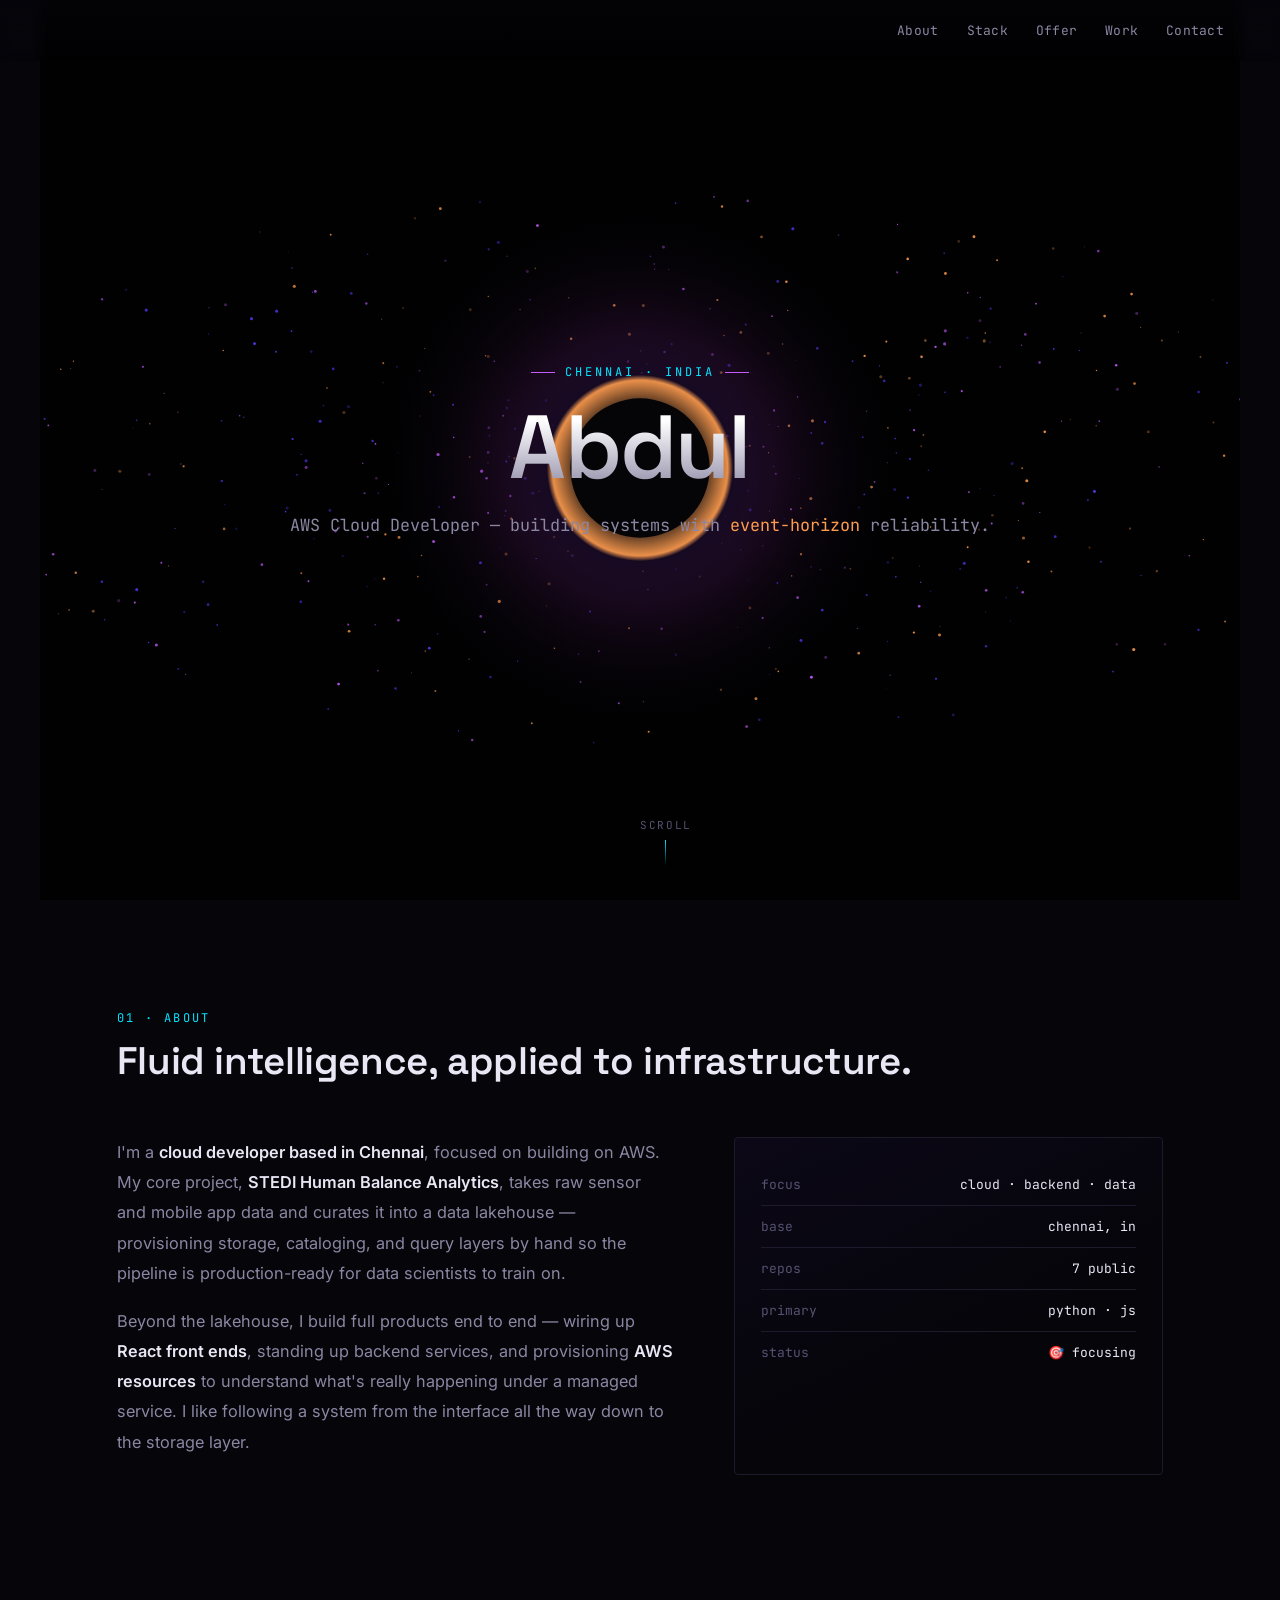
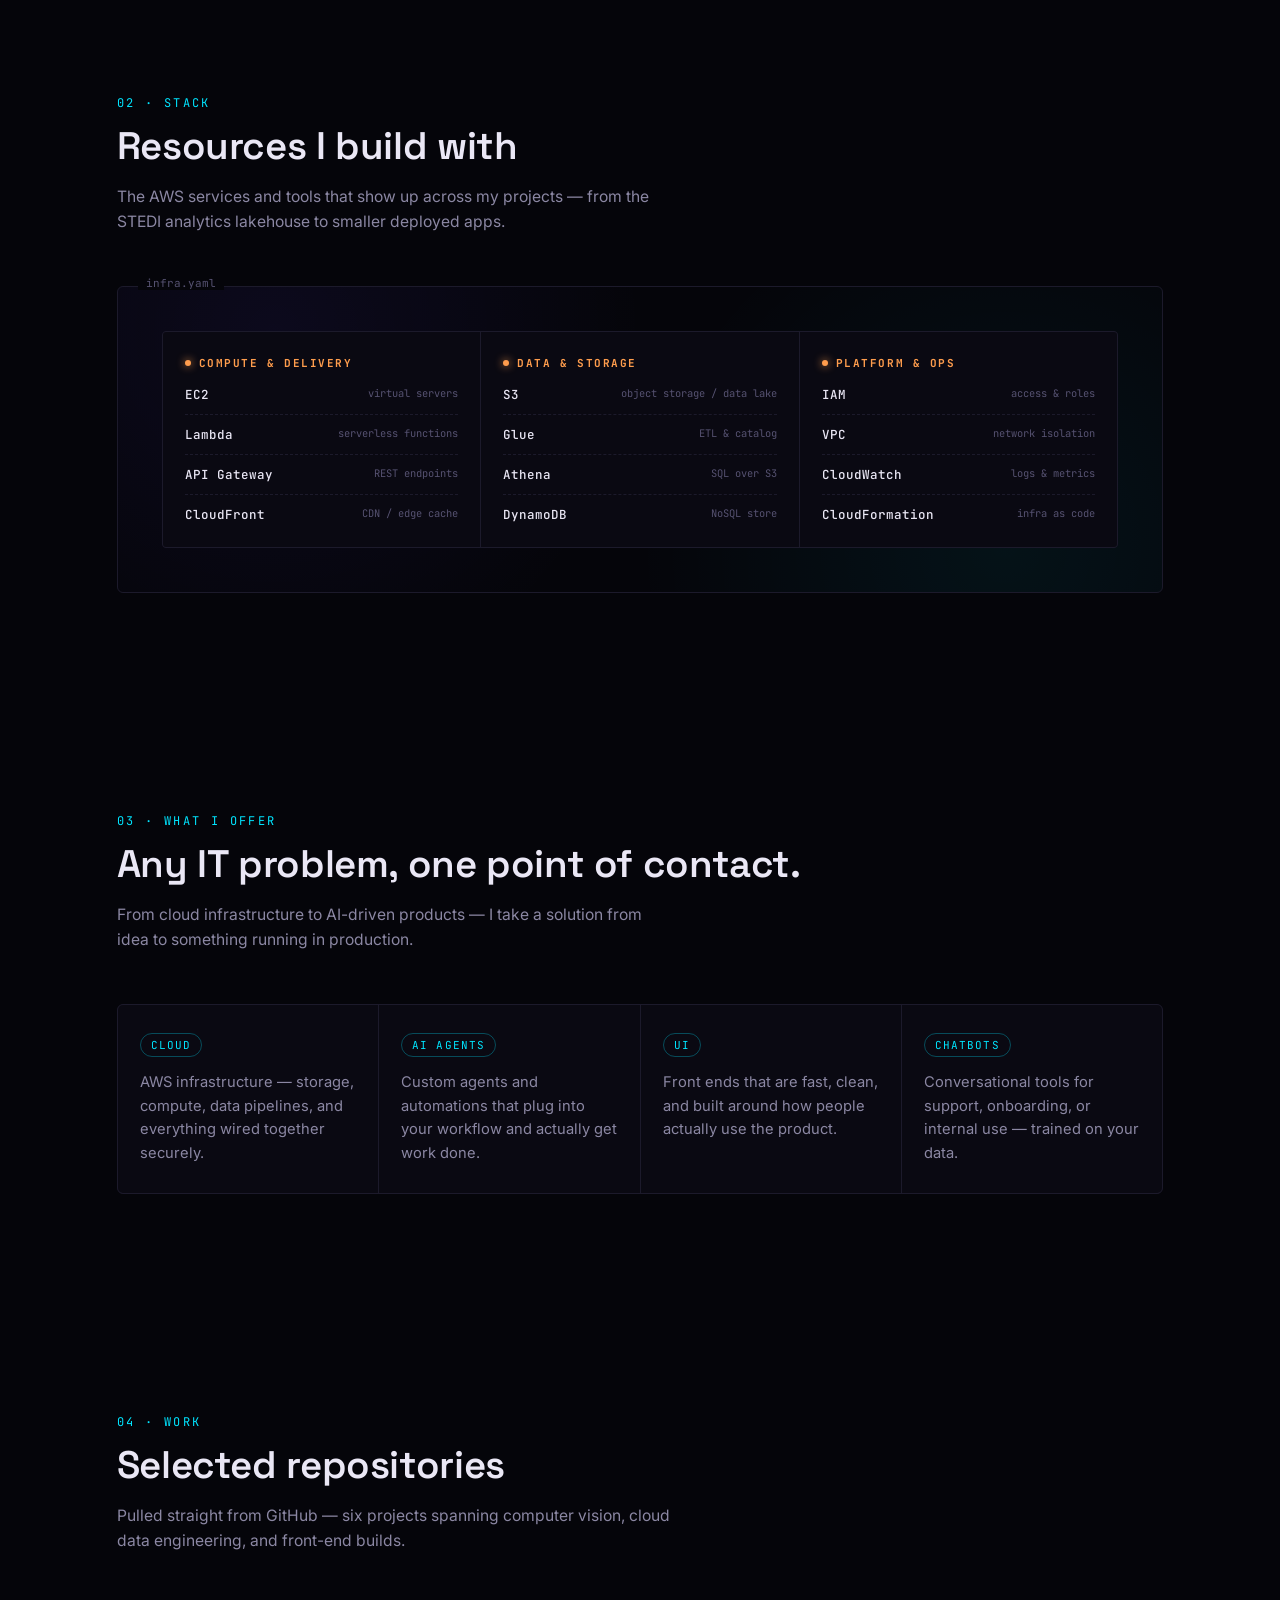
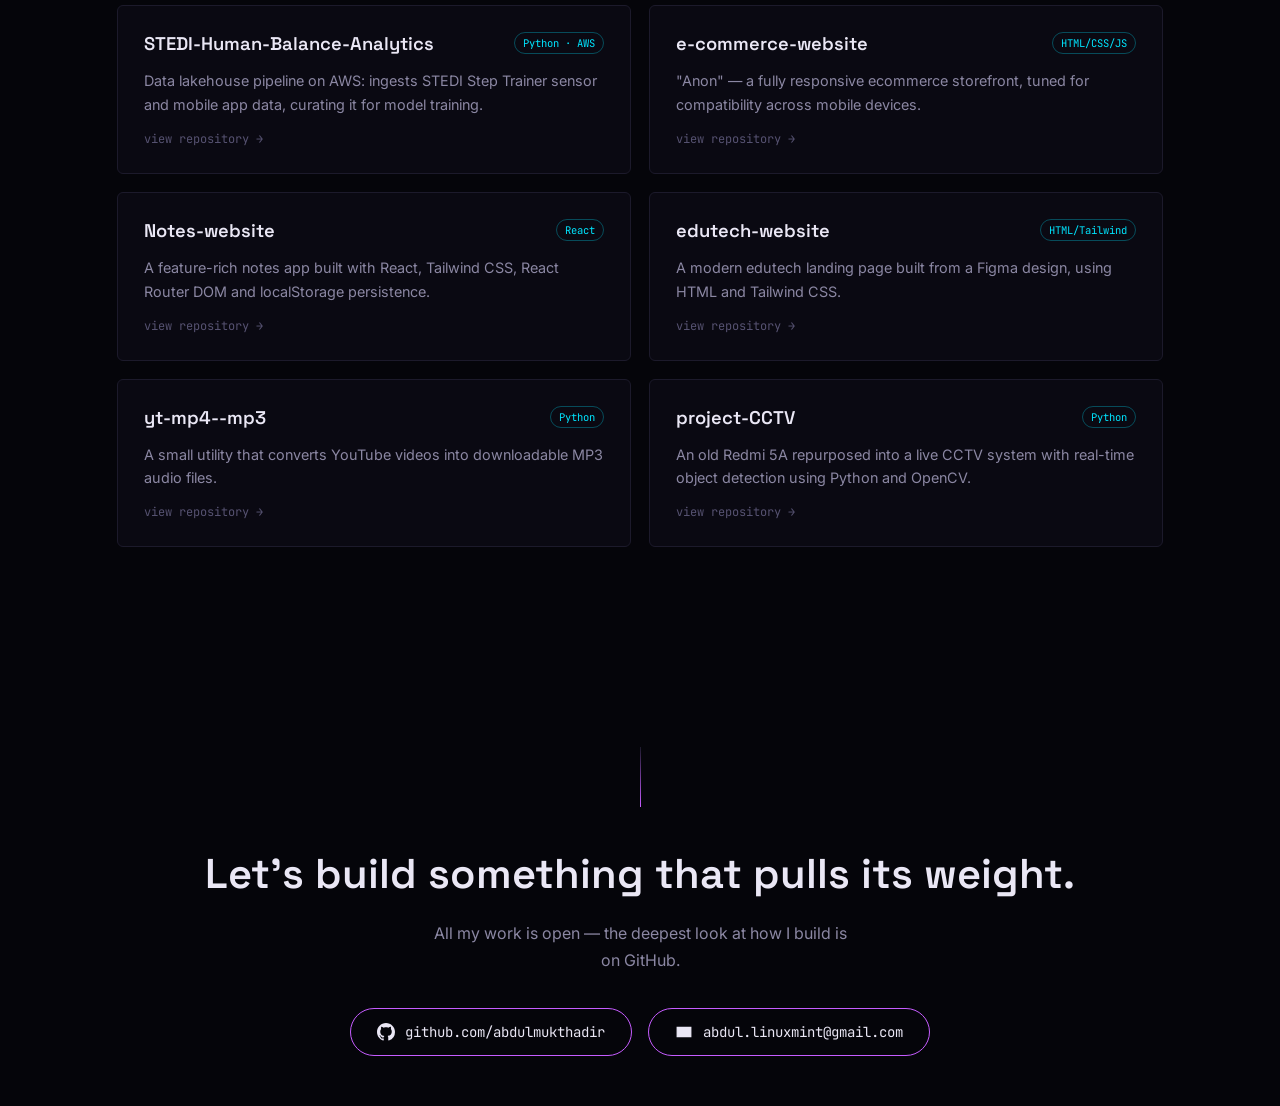
<file: index.html>
<!DOCTYPE html>
<html lang="en">
<head>
<meta charset="UTF-8">
<meta name="viewport" content="width=device-width, initial-scale=1.0">
<title>Abdul Mukthadir — Cloud Developer</title>
<link rel="preconnect" href="https://fonts.googleapis.com">
<link rel="preconnect" href="https://fonts.gstatic.com" crossorigin>
<link href="https://fonts.googleapis.com/css2?family=Space+Grotesk:wght@500;600;700&family=Inter:wght@400;500;600&family=JetBrains+Mono:wght@400;500&display=swap" rel="stylesheet">
<link rel="stylesheet" href="style.css">
</head>
<body>

<nav>
  <ul class="nav-links">
    <li><a href="#about">About</a></li>
    <li><a href="#stack">Stack</a></li>
    <li><a href="#offer">Offer</a></li>
    <li><a href="#work">Work</a></li>
    <li><a href="#contact">Contact</a></li>
  </ul>
</nav>

<section class="hero">
  <canvas id="bh-canvas"></canvas>
  <div class="hero-content">
    <div class="eyebrow">CHENNAI · INDIA</div>
    <h1>Abdul&nbsp;</h1>
    <p class="tag">AWS Cloud Developer — building systems with <em>event-horizon</em> reliability.</p>
  </div>
  <div class="scroll-cue"><span>SCROLL</span><span class="line"></span></div>
</section>

<section id="about">
  <div class="section-head">
    <span class="idx">01 · ABOUT</span>
    <h2>Fluid intelligence, applied to infrastructure.</h2>
  </div>
  <div class="about-grid">
    <div class="about-text">
      <p>I'm a <strong>cloud developer based in Chennai</strong>, focused on building on AWS. My core project, <strong>STEDI Human Balance Analytics</strong>, takes raw sensor and mobile app data and curates it into a data lakehouse — provisioning storage, cataloging, and query layers by hand so the pipeline is production-ready for data scientists to train on.</p>
      <p>Beyond the lakehouse, I build full products end to end — wiring up <strong>React front ends</strong>, standing up backend services, and provisioning <strong>AWS resources</strong> to understand what's really happening under a managed service. I like following a system from the interface all the way down to the storage layer.</p>
    </div>
    <div class="stat-panel">
      <div class="row"><span>focus</span><span>cloud · backend · data</span></div>
      <div class="row"><span>base</span><span>chennai, in</span></div>
      <div class="row"><span>repos</span><span>7 public</span></div>
      <div class="row"><span>primary</span><span>python · js</span></div>
      <div class="row"><span>status</span><span>🎯 focusing</span></div>
    </div>
  </div>
</section>

<section id="stack">
  <div class="section-head">
    <span class="idx">02 · STACK</span>
    <h2>Resources I build with</h2>
    <p>The AWS services and tools that show up across my projects — from the STEDI analytics lakehouse to smaller deployed apps.</p>
  </div>
  <div class="arch-frame">
    <div class="arch-groups">
      <div class="arch-group">
        <h3>Compute &amp; Delivery</h3>
        <ul>
          <li><b>EC2</b><small>virtual servers</small></li>
          <li><b>Lambda</b><small>serverless functions</small></li>
          <li><b>API Gateway</b><small>REST endpoints</small></li>
          <li><b>CloudFront</b><small>CDN / edge cache</small></li>
        </ul>
      </div>
      <div class="arch-group">
        <h3>Data &amp; Storage</h3>
        <ul>
          <li><b>S3</b><small>object storage / data lake</small></li>
          <li><b>Glue</b><small>ETL &amp; catalog</small></li>
          <li><b>Athena</b><small>SQL over S3</small></li>
          <li><b>DynamoDB</b><small>NoSQL store</small></li>
        </ul>
      </div>
      <div class="arch-group">
        <h3>Platform &amp; Ops</h3>
        <ul>
          <li><b>IAM</b><small>access &amp; roles</small></li>
          <li><b>VPC</b><small>network isolation</small></li>
          <li><b>CloudWatch</b><small>logs &amp; metrics</small></li>
          <li><b>CloudFormation</b><small>infra as code</small></li>
        </ul>
      </div>
    </div>
  </div>
</section>

<section id="offer">
  <div class="section-head">
    <span class="idx">03 · WHAT I OFFER</span>
    <h2>Any IT problem, one point of contact.</h2>
    <p>From cloud infrastructure to AI-driven products — I take a solution from idea to something running in production.</p>
  </div>
  <div class="offer-grid">
    <div class="offer-card">
      <span class="offer-tag">Cloud</span>
      <p>AWS infrastructure — storage, compute, data pipelines, and everything wired together securely.</p>
    </div>
    <div class="offer-card">
      <span class="offer-tag">AI Agents</span>
      <p>Custom agents and automations that plug into your workflow and actually get work done.</p>
    </div>
    <div class="offer-card">
      <span class="offer-tag">UI</span>
      <p>Front ends that are fast, clean, and built around how people actually use the product.</p>
    </div>
    <div class="offer-card">
      <span class="offer-tag">Chatbots</span>
      <p>Conversational tools for support, onboarding, or internal use — trained on your data.</p>
    </div>
  </div>
</section>

<section id="work">
  <div class="section-head">
    <span class="idx">04 · WORK</span>
    <h2>Selected repositories</h2>
    <p>Pulled straight from GitHub — six projects spanning computer vision, cloud data engineering, and front-end builds.</p>
  </div>
  <div class="proj-grid" id="proj-grid"></div>
</section>

<footer id="contact">
  <div class="orbit-line"></div>
  <h2>Let's build something that pulls its weight.</h2>
  <p>All my work is open — the deepest look at how I build is on GitHub.</p>
  <div class="contact-links">
    <a class="gh-btn" href="https://github.com/abdulmukthadir" target="_blank" rel="noopener">
      <svg viewBox="0 0 16 16"><path d="M8 0C3.58 0 0 3.58 0 8c0 3.54 2.29 6.53 5.47 7.59.4.07.55-.17.55-.38 0-.19-.01-.82-.01-1.49-2.01.37-2.53-.49-2.69-.94-.09-.23-.48-.94-.82-1.13-.28-.15-.68-.52-.01-.53.63-.01 1.08.58 1.23.82.72 1.21 1.87.87 2.33.66.07-.52.28-.87.51-1.07-1.78-.2-3.64-.89-3.64-3.95 0-.87.31-1.59.82-2.15-.08-.2-.36-1.02.08-2.12 0 0 .67-.21 2.2.82.64-.18 1.32-.27 2-.27.68 0 1.36.09 2 .27 1.53-1.04 2.2-.82 2.2-.82.44 1.1.16 1.92.08 2.12.51.56.82 1.27.82 2.15 0 3.07-1.87 3.75-3.65 3.95.29.25.54.73.54 1.48 0 1.07-.01 1.93-.01 2.2 0 .21.15.46.55.38A8.01 8.01 0 0 0 16 8c0-4.42-3.58-8-8-8Z"/></svg>
      github.com/abdulmukthadir
    </a>
    <a class="gh-btn" href="mailto:abdul.linuxmint@gmail.com">
      <svg viewBox="0 0 24 24" fill="none" stroke="currentColor" stroke-width="1.8"><path d="M3 6h18v12H3z"/><path d="M3 7l9 6 9-6"/></svg>
      abdul.linuxmint@gmail.com
    </a>
  </div>
</footer>

<script src="script.js"></script>

</body>
</html>
</file>
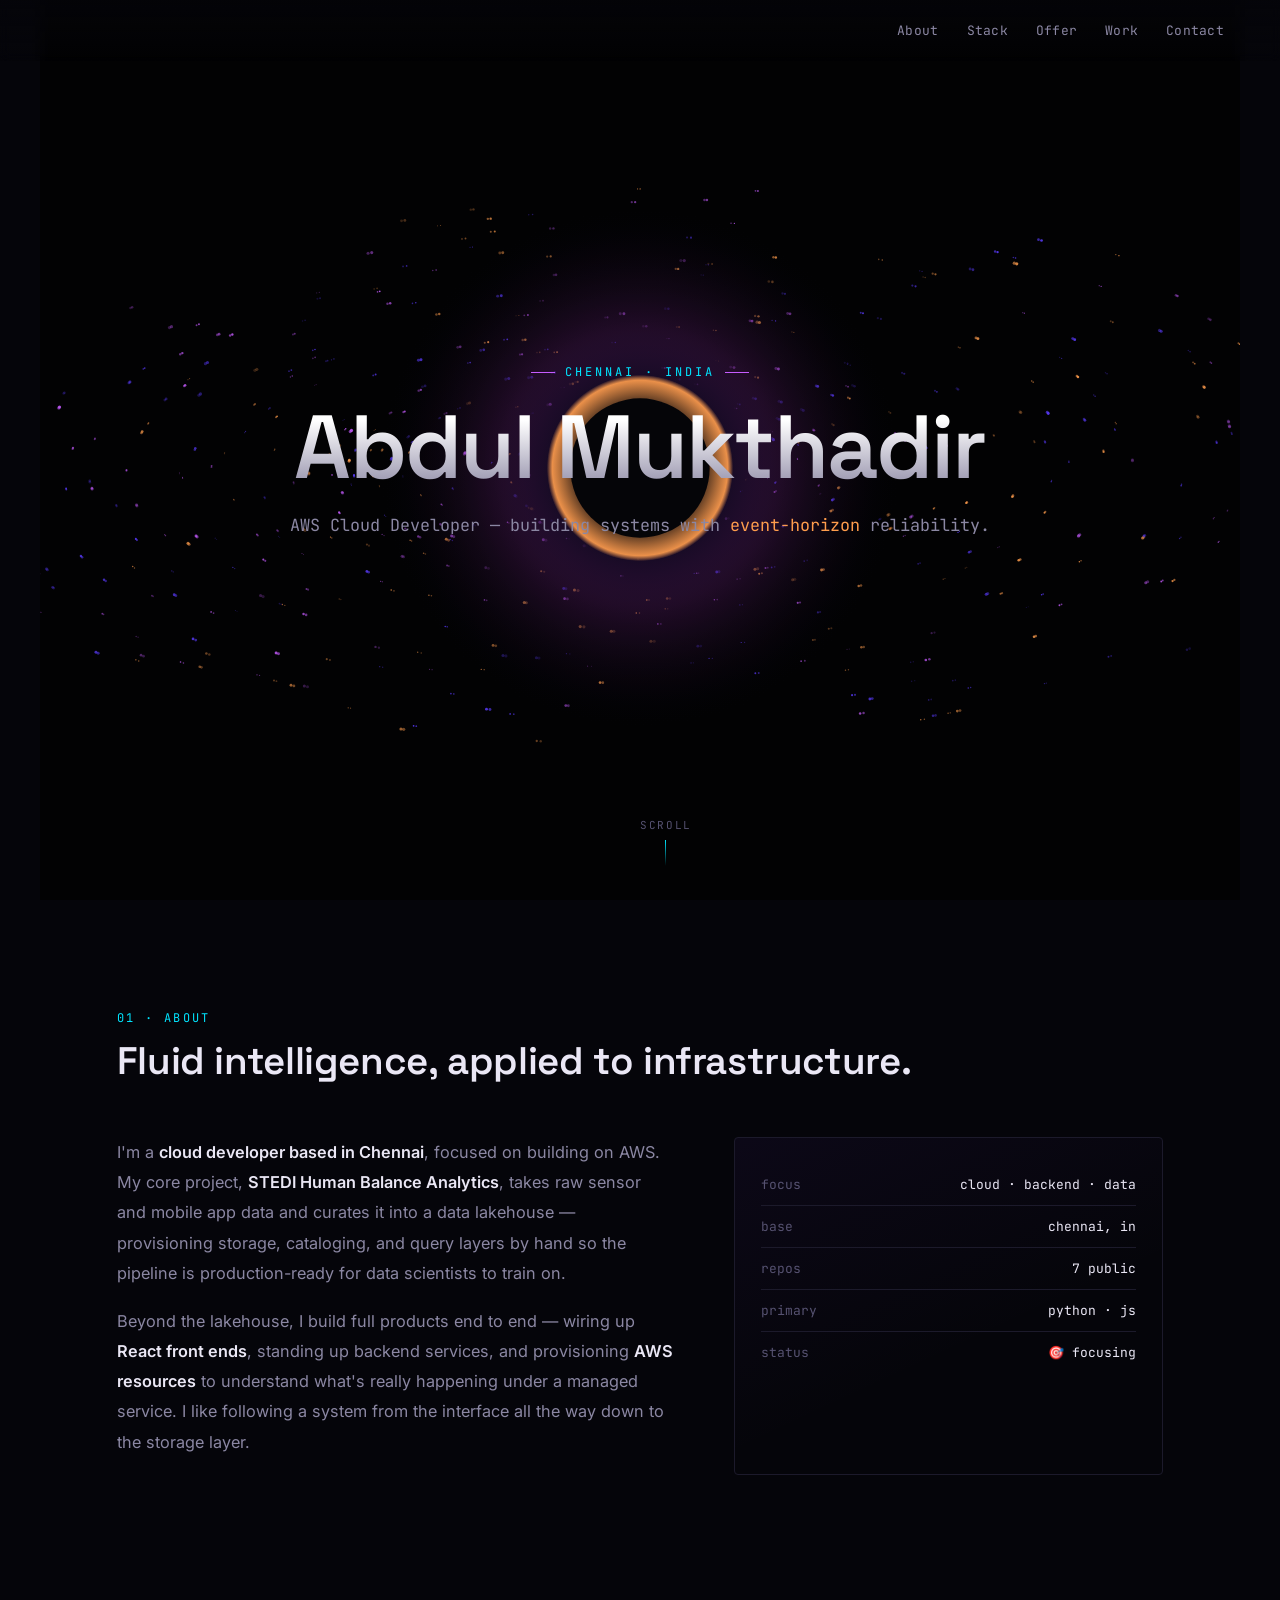
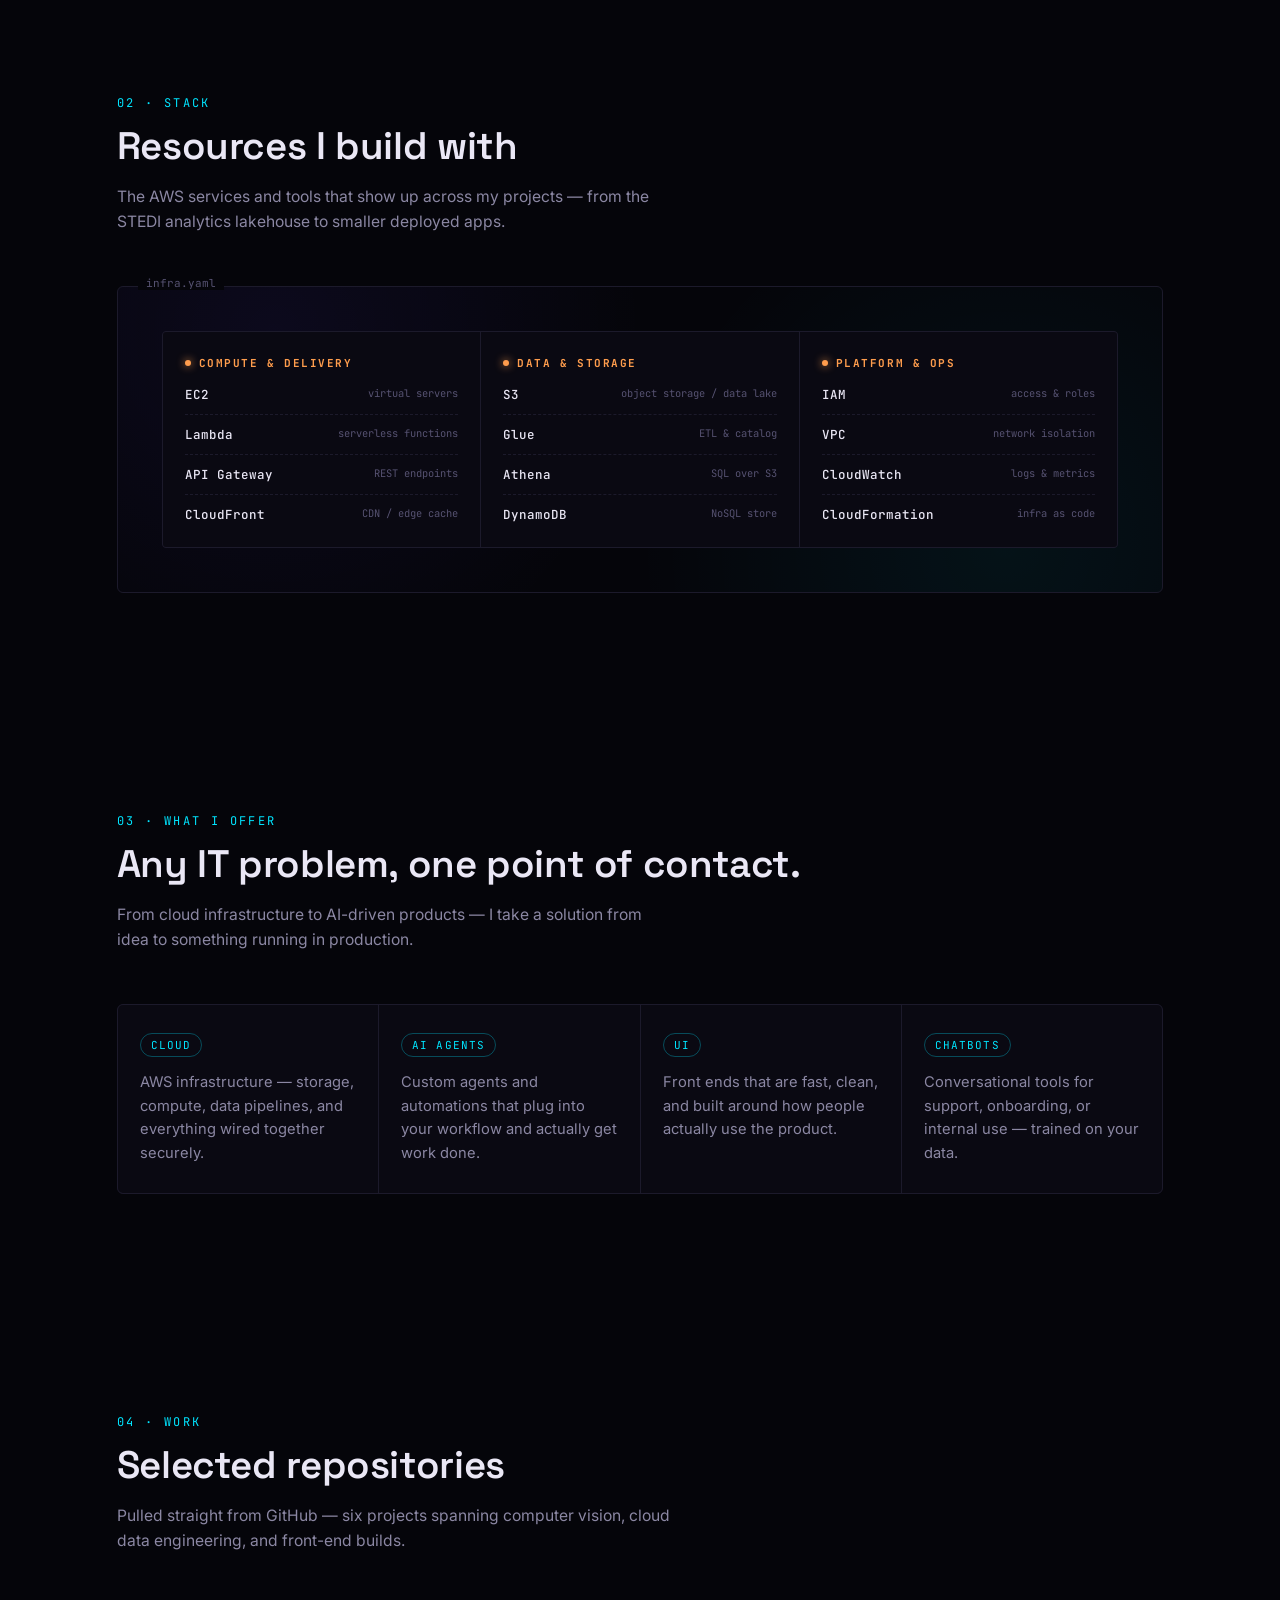
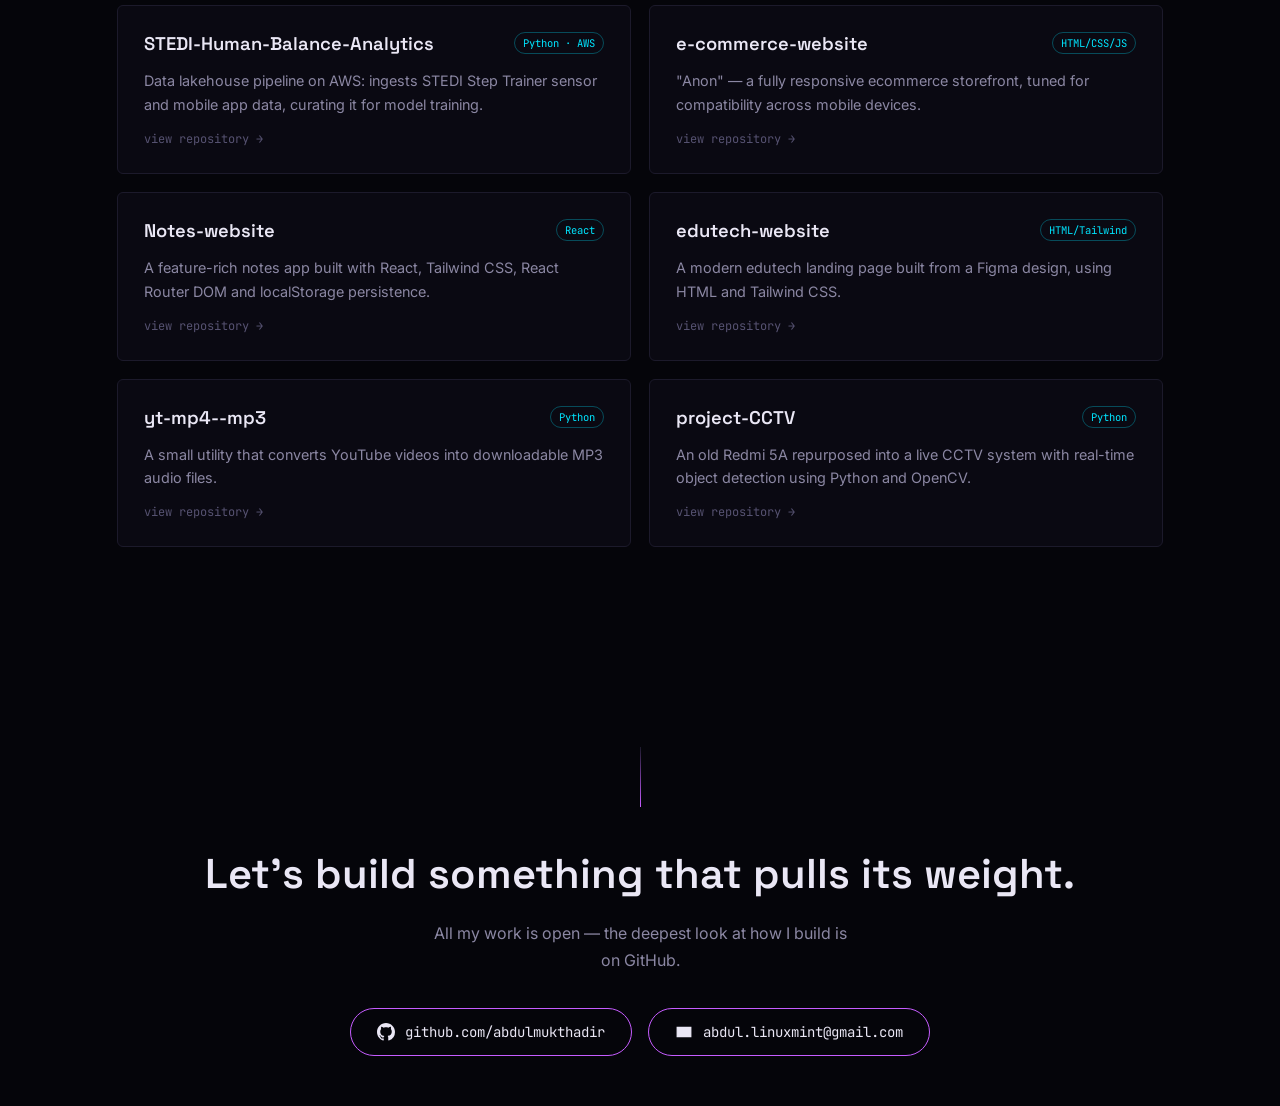
<file: abdul_portfolio.html>
<!DOCTYPE html>
<html lang="en">
<head>
<meta charset="UTF-8">
<meta name="viewport" content="width=device-width, initial-scale=1.0">
<title>Abdul Mukthadir — Cloud Developer</title>
<link rel="preconnect" href="https://fonts.googleapis.com">
<link rel="preconnect" href="https://fonts.gstatic.com" crossorigin>
<link href="https://fonts.googleapis.com/css2?family=Space+Grotesk:wght@500;600;700&family=Inter:wght@400;500;600&family=JetBrains+Mono:wght@400;500&display=swap" rel="stylesheet">
<link rel="stylesheet" href="style.css">
</head>
<body>

<nav>
  <ul class="nav-links">
    <li><a href="#about">About</a></li>
    <li><a href="#stack">Stack</a></li>
    <li><a href="#offer">Offer</a></li>
    <li><a href="#work">Work</a></li>
    <li><a href="#contact">Contact</a></li>
  </ul>
</nav>

<section class="hero">
  <canvas id="bh-canvas"></canvas>
  <div class="hero-content">
    <div class="eyebrow">CHENNAI · INDIA</div>
    <h1>Abdul&nbsp;Mukthadir</h1>
    <p class="tag">AWS Cloud Developer — building systems with <em>event-horizon</em> reliability.</p>
  </div>
  <div class="scroll-cue"><span>SCROLL</span><span class="line"></span></div>
</section>

<section id="about">
  <div class="section-head">
    <span class="idx">01 · ABOUT</span>
    <h2>Fluid intelligence, applied to infrastructure.</h2>
  </div>
  <div class="about-grid">
    <div class="about-text">
      <p>I'm a <strong>cloud developer based in Chennai</strong>, focused on building on AWS. My core project, <strong>STEDI Human Balance Analytics</strong>, takes raw sensor and mobile app data and curates it into a data lakehouse — provisioning storage, cataloging, and query layers by hand so the pipeline is production-ready for data scientists to train on.</p>
      <p>Beyond the lakehouse, I build full products end to end — wiring up <strong>React front ends</strong>, standing up backend services, and provisioning <strong>AWS resources</strong> to understand what's really happening under a managed service. I like following a system from the interface all the way down to the storage layer.</p>
    </div>
    <div class="stat-panel">
      <div class="row"><span>focus</span><span>cloud · backend · data</span></div>
      <div class="row"><span>base</span><span>chennai, in</span></div>
      <div class="row"><span>repos</span><span>7 public</span></div>
      <div class="row"><span>primary</span><span>python · js</span></div>
      <div class="row"><span>status</span><span>🎯 focusing</span></div>
    </div>
  </div>
</section>

<section id="stack">
  <div class="section-head">
    <span class="idx">02 · STACK</span>
    <h2>Resources I build with</h2>
    <p>The AWS services and tools that show up across my projects — from the STEDI analytics lakehouse to smaller deployed apps.</p>
  </div>
  <div class="arch-frame">
    <div class="arch-groups">
      <div class="arch-group">
        <h3>Compute &amp; Delivery</h3>
        <ul>
          <li><b>EC2</b><small>virtual servers</small></li>
          <li><b>Lambda</b><small>serverless functions</small></li>
          <li><b>API Gateway</b><small>REST endpoints</small></li>
          <li><b>CloudFront</b><small>CDN / edge cache</small></li>
        </ul>
      </div>
      <div class="arch-group">
        <h3>Data &amp; Storage</h3>
        <ul>
          <li><b>S3</b><small>object storage / data lake</small></li>
          <li><b>Glue</b><small>ETL &amp; catalog</small></li>
          <li><b>Athena</b><small>SQL over S3</small></li>
          <li><b>DynamoDB</b><small>NoSQL store</small></li>
        </ul>
      </div>
      <div class="arch-group">
        <h3>Platform &amp; Ops</h3>
        <ul>
          <li><b>IAM</b><small>access &amp; roles</small></li>
          <li><b>VPC</b><small>network isolation</small></li>
          <li><b>CloudWatch</b><small>logs &amp; metrics</small></li>
          <li><b>CloudFormation</b><small>infra as code</small></li>
        </ul>
      </div>
    </div>
  </div>
</section>

<section id="offer">
  <div class="section-head">
    <span class="idx">03 · WHAT I OFFER</span>
    <h2>Any IT problem, one point of contact.</h2>
    <p>From cloud infrastructure to AI-driven products — I take a solution from idea to something running in production.</p>
  </div>
  <div class="offer-grid">
    <div class="offer-card">
      <span class="offer-tag">Cloud</span>
      <p>AWS infrastructure — storage, compute, data pipelines, and everything wired together securely.</p>
    </div>
    <div class="offer-card">
      <span class="offer-tag">AI Agents</span>
      <p>Custom agents and automations that plug into your workflow and actually get work done.</p>
    </div>
    <div class="offer-card">
      <span class="offer-tag">UI</span>
      <p>Front ends that are fast, clean, and built around how people actually use the product.</p>
    </div>
    <div class="offer-card">
      <span class="offer-tag">Chatbots</span>
      <p>Conversational tools for support, onboarding, or internal use — trained on your data.</p>
    </div>
  </div>
</section>

<section id="work">
  <div class="section-head">
    <span class="idx">04 · WORK</span>
    <h2>Selected repositories</h2>
    <p>Pulled straight from GitHub — six projects spanning computer vision, cloud data engineering, and front-end builds.</p>
  </div>
  <div class="proj-grid" id="proj-grid"></div>
</section>

<footer id="contact">
  <div class="orbit-line"></div>
  <h2>Let's build something that pulls its weight.</h2>
  <p>All my work is open — the deepest look at how I build is on GitHub.</p>
  <div class="contact-links">
    <a class="gh-btn" href="https://github.com/abdulmukthadir" target="_blank" rel="noopener">
      <svg viewBox="0 0 16 16"><path d="M8 0C3.58 0 0 3.58 0 8c0 3.54 2.29 6.53 5.47 7.59.4.07.55-.17.55-.38 0-.19-.01-.82-.01-1.49-2.01.37-2.53-.49-2.69-.94-.09-.23-.48-.94-.82-1.13-.28-.15-.68-.52-.01-.53.63-.01 1.08.58 1.23.82.72 1.21 1.87.87 2.33.66.07-.52.28-.87.51-1.07-1.78-.2-3.64-.89-3.64-3.95 0-.87.31-1.59.82-2.15-.08-.2-.36-1.02.08-2.12 0 0 .67-.21 2.2.82.64-.18 1.32-.27 2-.27.68 0 1.36.09 2 .27 1.53-1.04 2.2-.82 2.2-.82.44 1.1.16 1.92.08 2.12.51.56.82 1.27.82 2.15 0 3.07-1.87 3.75-3.65 3.95.29.25.54.73.54 1.48 0 1.07-.01 1.93-.01 2.2 0 .21.15.46.55.38A8.01 8.01 0 0 0 16 8c0-4.42-3.58-8-8-8Z"/></svg>
      github.com/abdulmukthadir
    </a>
    <a class="gh-btn" href="mailto:abdul.linuxmint@gmail.com">
      <svg viewBox="0 0 24 24" fill="none" stroke="currentColor" stroke-width="1.8"><path d="M3 6h18v12H3z"/><path d="M3 7l9 6 9-6"/></svg>
      abdul.linuxmint@gmail.com
    </a>
  </div>
</footer>

<script src="script.js"></script>

</body>
</html>
</file>
<file: style.css>
:root{
    --bg:#05050a;
    --bg-2:#0a0912;
    --ring-hot:#ff9d4d;
    --ring-mid:#c65cff;
    --ring-cold:#5b3cff;
    --accent:#00e5ff;
    --text:#eae7f5;
    --text-dim:#8b87a3;
    --text-faint:#565271;
    --line:#1c1a2b;
    --mono: 'JetBrains Mono', 'IBM Plex Mono', ui-monospace, SFMono-Regular, Menlo, monospace;
    --display: 'Space Grotesk', 'Inter', sans-serif;
    --body: 'Inter', sans-serif;
  }
  *{box-sizing:border-box; margin:0; padding:0;}
  html{scroll-behavior:smooth;}
  body{
    background:var(--bg);
    color:var(--text);
    font-family:var(--body);
    overflow-x:hidden;
  }
  ::selection{background:var(--ring-mid); color:#05050a;}

  a{color:inherit; text-decoration:none;}

  /* ---------- Nav ---------- */
  nav{
    position:fixed; top:0; left:0; right:0; z-index:100;
    display:flex; justify-content:flex-end; align-items:center;
    padding:22px clamp(20px,5vw,56px);
    font-family:var(--mono);
    font-size:13px;
    letter-spacing:0.02em;
    backdrop-filter:blur(6px);
    background:linear-gradient(to bottom, rgba(5,5,10,0.7), transparent);
  }
  nav .logo{color:var(--text); font-weight:600;}
  nav .logo span{color:var(--accent);}
  nav ul{list-style:none; display:flex; gap:28px;}
  nav ul a{color:var(--text-dim); transition:color .2s;}
  nav ul a:hover{color:var(--accent);}
  nav .nav-links{display:flex;}
  @media (max-width:640px){ nav ul{gap:16px; font-size:12px;} }

  /* ---------- Hero ---------- */
  .hero{
    position:relative;
    height:100svh;
    min-height:560px;
    display:flex;
    align-items:center;
    justify-content:center;
    overflow:hidden;
  }
  #bh-canvas{
    position:absolute; inset:0;
    width:100%; height:100%;
    display:block;
  }
  .hero-content{
    position:relative; z-index:5;
    text-align:center;
    padding:0 20px;
    pointer-events:none;
  }
  .eyebrow{
    font-family:var(--mono);
    font-size:12px;
    letter-spacing:0.25em;
    text-transform:uppercase;
    color:var(--accent);
    display:flex;
    align-items:center;
    justify-content:center;
    gap:10px;
    margin-bottom:22px;
    opacity:0;
    animation:fadeUp .8s ease forwards .2s;
  }
  .eyebrow::before, .eyebrow::after{
    content:'';
    width:24px; height:1px;
    background:var(--ring-mid);
  }
  .hero h1{
    font-family:var(--display);
    font-weight:600;
    font-size:clamp(2.6rem, 8vw, 5.6rem);
    line-height:1.02;
    letter-spacing:-0.02em;
    background:linear-gradient(180deg, #ffffff 20%, var(--text-dim) 100%);
    -webkit-background-clip:text;
    background-clip:text;
    color:transparent;
    opacity:0;
    animation:fadeUp .9s ease forwards .35s;
  }
  .hero p.tag{
    font-family:var(--mono);
    color:var(--text-dim);
    font-size:clamp(0.85rem,2vw,1.05rem);
    margin-top:20px;
    opacity:0;
    animation:fadeUp .9s ease forwards .5s;
  }
  .hero p.tag em{
    font-style:normal;
    color:var(--ring-hot);
  }
  .scroll-cue{
    position:absolute; bottom:34px; left:50%; transform:translateX(-50%);
    z-index:5;
    font-family:var(--mono);
    font-size:11px;
    color:var(--text-faint);
    letter-spacing:0.15em;
    display:flex; flex-direction:column; align-items:center; gap:8px;
    opacity:0;
    animation:fadeUp .9s ease forwards .9s;
  }
  .scroll-cue .line{width:1px; height:26px; background:linear-gradient(var(--accent), transparent); animation:pulse 2s ease-in-out infinite;}
  @keyframes fadeUp{ from{opacity:0; transform:translateY(16px);} to{opacity:1; transform:translateY(0);} }
  @keyframes pulse{ 0%,100%{opacity:.3;} 50%{opacity:1;} }

  /* ---------- Sections ---------- */
  section{ padding:110px clamp(20px,6vw,80px); max-width:1200px; margin:0 auto; position:relative; }
  .section-head{ margin-bottom:52px; }
  .section-head .idx{ font-family:var(--mono); font-size:12px; color:var(--accent); letter-spacing:0.2em; margin-bottom:10px; display:block;}
  .section-head h2{ font-family:var(--display); font-size:clamp(1.7rem,3.4vw,2.4rem); font-weight:600; letter-spacing:-0.01em;}
  .section-head p{ color:var(--text-dim); max-width:560px; margin-top:14px; line-height:1.6; font-size:.98rem;}

  /* ---------- About ---------- */
  .about-grid{ display:grid; grid-template-columns:1.3fr 1fr; gap:60px; }
  @media (max-width:800px){ .about-grid{grid-template-columns:1fr;} }
  .about-text p{ color:var(--text-dim); line-height:1.85; margin-bottom:18px; font-size:1.02rem; }
  .about-text strong{ color:var(--text); font-weight:600; }
  .stat-panel{
    border:1px solid var(--line);
    background:linear-gradient(155deg, rgba(124,58,237,0.06), transparent 60%);
    border-radius:4px;
    padding:26px;
    font-family:var(--mono);
  }
  .stat-panel .row{ display:flex; justify-content:space-between; padding:12px 0; border-bottom:1px solid var(--line); font-size:13px;}
  .stat-panel .row:last-child{ border-bottom:none; }
  .stat-panel .row span:first-child{ color:var(--text-faint); }
  .stat-panel .row span:last-child{ color:var(--text); }

  /* ---------- Architecture / AWS resources ---------- */
  .arch-frame{
    border:1px solid var(--line);
    border-radius:6px;
    padding:clamp(20px,4vw,44px);
    background:
      radial-gradient(circle at 15% 15%, rgba(91,60,255,0.08), transparent 40%),
      radial-gradient(circle at 85% 85%, rgba(0,229,255,0.06), transparent 40%);
    position:relative;
  }
  .arch-frame::before{
    content:'infra.yaml';
    position:absolute; top:-11px; left:20px;
    background:var(--bg); padding:0 8px;
    font-family:var(--mono); font-size:11px; color:var(--text-faint);
  }
  .arch-groups{ display:grid; grid-template-columns:repeat(3,1fr); gap:1px; background:var(--line); border:1px solid var(--line); border-radius:4px; overflow:hidden; }
  @media (max-width:760px){ .arch-groups{grid-template-columns:1fr;} }
  .arch-group{ background:var(--bg-2); padding:24px 22px; }
  .arch-group h3{
    font-family:var(--mono); font-size:11px; letter-spacing:0.14em; text-transform:uppercase;
    color:var(--ring-hot); margin-bottom:16px; display:flex; align-items:center; gap:8px;
  }
  .arch-group h3::before{ content:''; width:6px; height:6px; border-radius:50%; background:var(--ring-hot); box-shadow:0 0 8px var(--ring-hot); }
  .arch-group ul{ list-style:none; display:flex; flex-direction:column; gap:11px; }
  .arch-group li{
    font-family:var(--mono); font-size:12.5px; color:var(--text-dim);
    display:flex; justify-content:space-between; gap:10px;
    padding-bottom:11px; border-bottom:1px dashed var(--line);
  }
  .arch-group li:last-child{ border-bottom:none; padding-bottom:0; }
  .arch-group li b{ color:var(--text); font-weight:500; }
  .arch-group li small{ color:var(--text-faint); white-space:nowrap; }

  /* ---------- Offer ---------- */
  .offer-grid{ display:grid; grid-template-columns:repeat(4,1fr); gap:1px; background:var(--line); border:1px solid var(--line); border-radius:6px; overflow:hidden; }
  @media (max-width:900px){ .offer-grid{grid-template-columns:repeat(2,1fr);} }
  @media (max-width:520px){ .offer-grid{grid-template-columns:1fr;} }
  .offer-card{
    background:var(--bg-2);
    padding:28px 22px;
    transition:background .25s;
  }
  .offer-card:hover{ background:#0d0c19; }
  .offer-tag{
    display:inline-block;
    font-family:var(--mono); font-size:11px; letter-spacing:0.1em; text-transform:uppercase;
    color:var(--accent);
    border:1px solid rgba(0,229,255,0.3);
    padding:4px 10px; border-radius:20px;
    margin-bottom:14px;
  }
  .offer-card p{ color:var(--text-dim); font-size:.92rem; line-height:1.6; }

  /* ---------- Projects ---------- */
  .proj-grid{ display:grid; grid-template-columns:repeat(2,1fr); gap:18px; }
  @media (max-width:760px){ .proj-grid{grid-template-columns:1fr;} }
  .proj-card{
    border:1px solid var(--line);
    border-radius:6px;
    padding:26px;
    background:var(--bg-2);
    position:relative;
    overflow:hidden;
    transition:border-color .25s, transform .25s;
    display:flex; flex-direction:column; gap:14px;
  }
  .proj-card::after{
    content:'';
    position:absolute; inset:0;
    background:radial-gradient(circle at var(--mx,50%) var(--my,0%), rgba(198,92,255,0.12), transparent 55%);
    opacity:0; transition:opacity .3s;
    pointer-events:none;
  }
  .proj-card:hover{ border-color:var(--ring-mid); transform:translateY(-3px); }
  .proj-card:hover::after{ opacity:1; }
  .proj-top{ display:flex; justify-content:space-between; align-items:flex-start; gap:12px; }
  .proj-card h3{ font-family:var(--display); font-size:1.15rem; font-weight:600; }
  .proj-card .lang{
    font-family:var(--mono); font-size:10.5px; color:var(--accent);
    border:1px solid rgba(0,229,255,0.3); padding:3px 8px; border-radius:20px; white-space:nowrap;
  }
  .proj-card p{ color:var(--text-dim); font-size:.9rem; line-height:1.65; flex:1; }
  .proj-card .go{
    font-family:var(--mono); font-size:12px; color:var(--text-faint);
    display:flex; align-items:center; gap:6px; transition:color .2s, gap .2s;
  }
  .proj-card:hover .go{ color:var(--ring-hot); gap:10px; }

  /* ---------- Footer / contact ---------- */
  footer{
    padding:90px clamp(20px,6vw,80px) 50px;
    text-align:center;
    position:relative;
  }
  footer .orbit-line{ width:1px; height:60px; background:linear-gradient(var(--line), var(--ring-mid)); margin:0 auto 40px; }
  footer h2{ font-family:var(--display); font-size:clamp(1.8rem,4vw,2.6rem); font-weight:600; margin-bottom:20px; }
  footer p{ color:var(--text-dim); max-width:420px; margin:0 auto 34px; line-height:1.7; }
  .contact-links{
    display:flex; flex-wrap:wrap; justify-content:center; gap:16px;
  }
  .gh-btn{
    display:inline-flex; align-items:center; gap:10px;
    font-family:var(--mono); font-size:14px;
    border:1px solid var(--ring-mid);
    padding:14px 26px; border-radius:30px;
    color:var(--text);
    transition:background .25s, box-shadow .25s, transform .2s;
  }
  .gh-btn:hover{ background:rgba(198,92,255,0.12); box-shadow:0 0 30px rgba(198,92,255,0.25); transform:translateY(-2px); }
  .gh-btn svg{ width:18px; height:18px; fill:currentColor; }
  footer .copyright{ margin-top:60px; font-family:var(--mono); font-size:11px; color:var(--text-faint); }

  @media (prefers-reduced-motion: reduce){
    .eyebrow,.hero h1,.hero p.tag,.scroll-cue{ animation:none !important; opacity:1 !important; }
    .scroll-cue .line{ animation:none; }
  }
</file>
